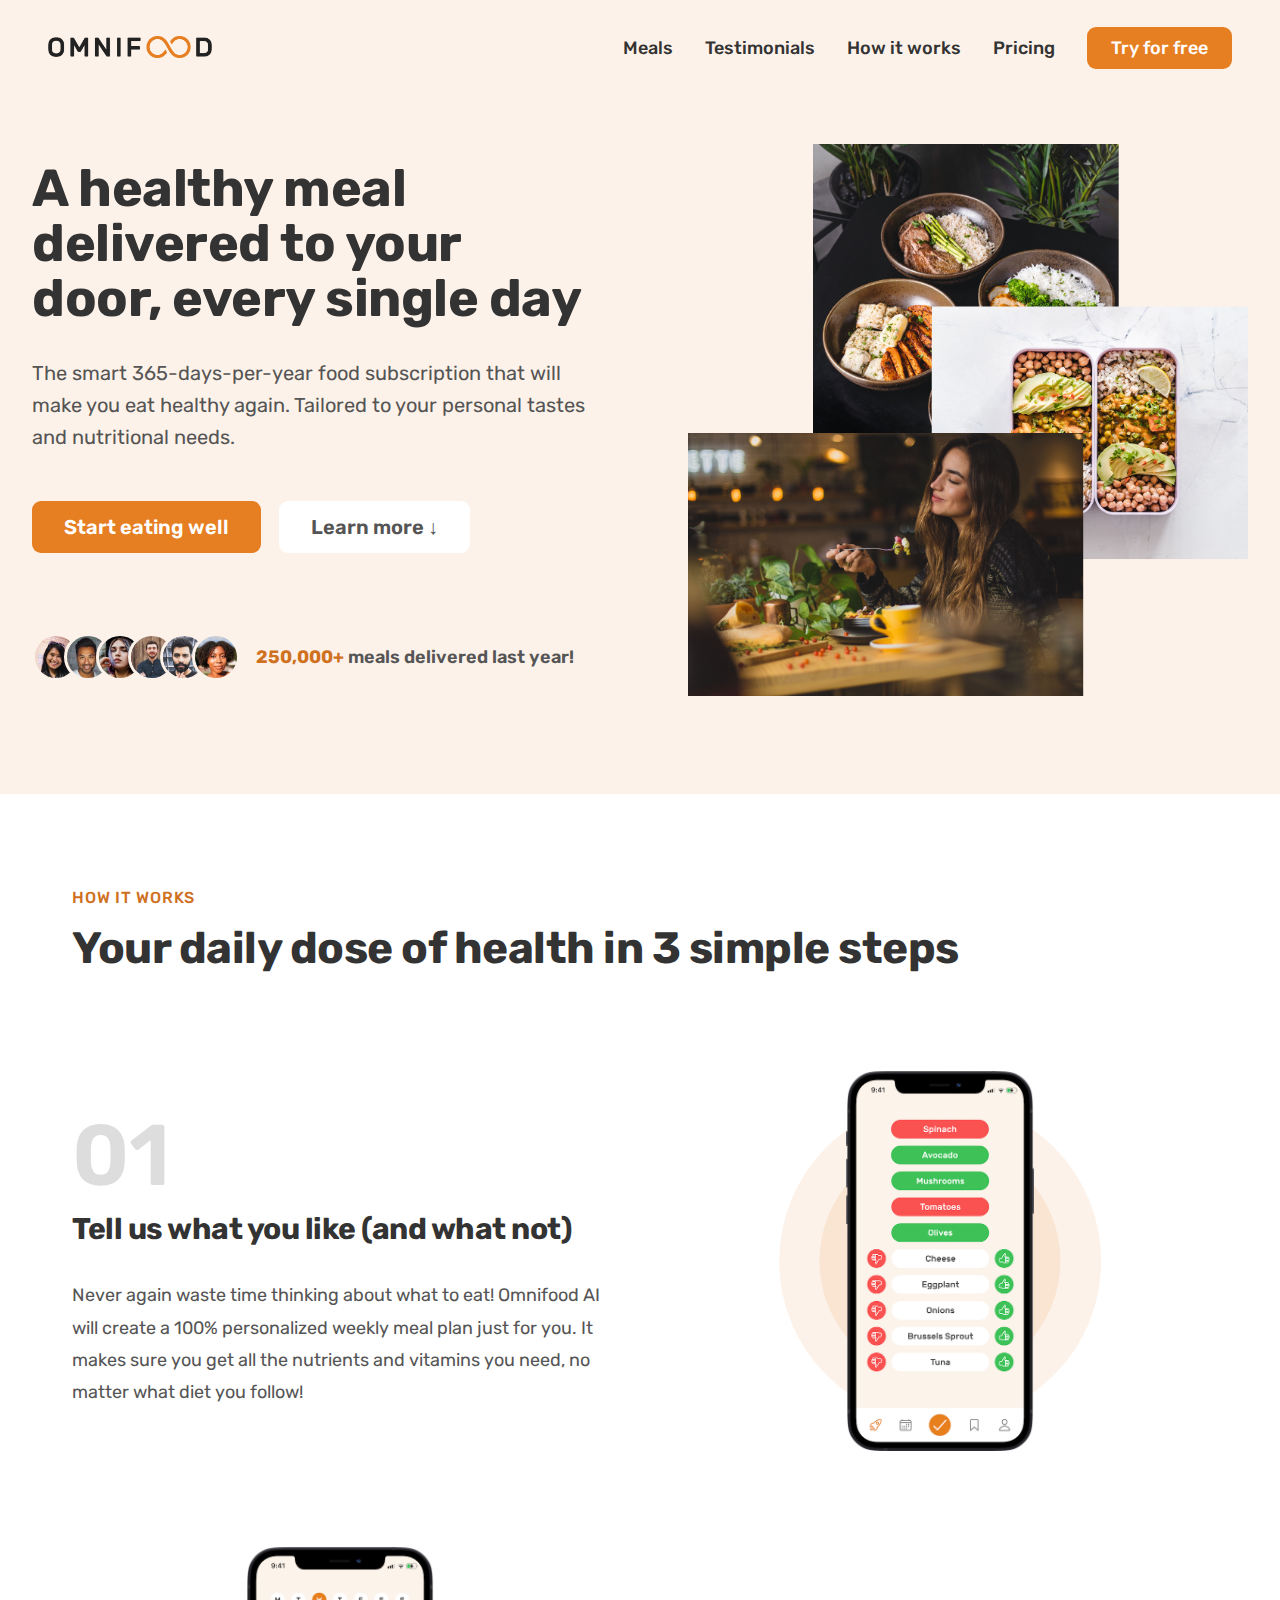
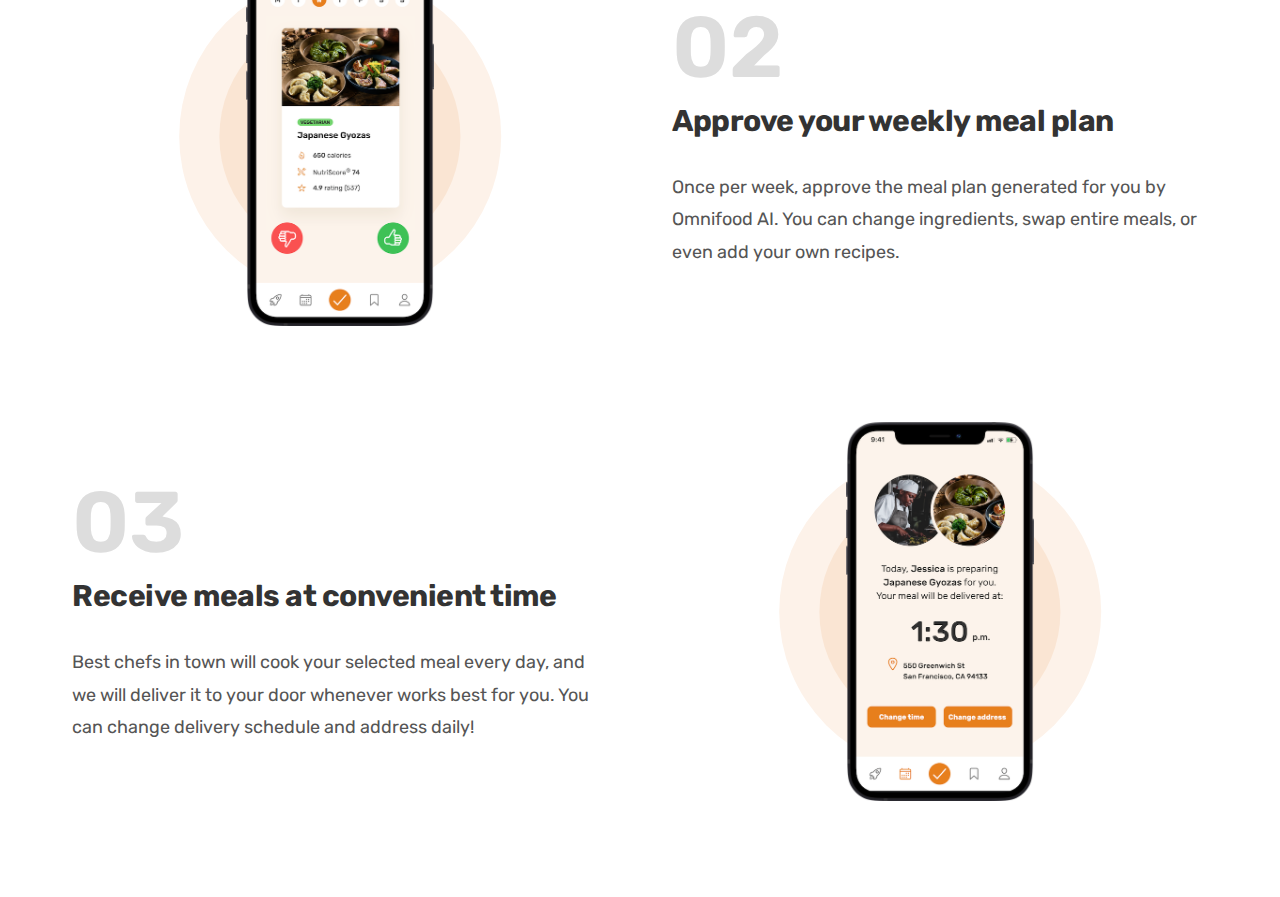
<file: index.html>
<!DOCTYPE html>
<html lang="en">

<head>
  <meta charset="UTF-8">
  <meta http-equiv="X-UA-Compatible" content="IE=edge">
  <meta name="viewport" content="width=device-width, initial-scale=1.0">

  <!-- Google Font -->
  <link rel="preconnect" href="https://fonts.gstatic.com" />
  <link href="https://fonts.googleapis.com/css2?family=Rubik:wght@400;500;600;700&display=swap" rel="stylesheet" />
  <!-- CSS Links -->
  <link rel="stylesheet" href="css/general.css">
  <link rel="stylesheet" href="css/costum.css">

  <title>Omnifood Ushtrime</title>

</head>

<body>
  <!-- Header -->
  <header class="header">
    <a href="#">
      <img class="logo" src="/img/omnifood-logo.png" alt="Omnifood logo">
    </a>
    <nav class="main-nav">
      <ul class="main-nav-list">
        <li><a class="main-nav-link" href="#">Meals</a></li>
        <li><a class="main-nav-link" href="#">Testimonials</a></li>
        <li><a class="main-nav-link" href="#">How it works</a></li>
        <li><a class="main-nav-link" href="#">Pricing</a></li>
        <li><a class="main-nav-link nav-cta" href="#">Try for free</a></li>
      </ul>
    </nav>
  </header>

  <!-- Hero Section -->
  <main>
    <section class="section-hero">
      <div class="hero">
        <div class="hero-text-box">
          <h1 class="heading-primary">
            A healthy meal delivered to your door, every single day
          </h1>
          <p class="hero-description">
            The smart 365-days-per-year food subscription that will make you
            eat healthy again. Tailored to your personal tastes and
            nutritional needs.
          </p>
          <a href="#" class="btn btn--full margin-right-sm">Start eating well</a>
          <a href="#" class="btn btn--outline">Learn more &darr;</a>
          <div class="delivered-meals">
            <div class="delivered-imgs">
              <img src="img/customers/customer-1.jpg" alt="Customer photo" />
              <img src="img/customers/customer-2.jpg" alt="Customer photo" />
              <img src="img/customers/customer-3.jpg" alt="Customer photo" />
              <img src="img/customers/customer-4.jpg" alt="Customer photo" />
              <img src="img/customers/customer-5.jpg" alt="Customer photo" />
              <img src="img/customers/customer-6.jpg" alt="Customer photo" />
            </div>
            <p class="delivered-text">
              <span>250,000+</span> meals delivered last year!
            </p>
          </div>
        </div>
        <div class="hero-img-box">
          <img src="img/hero.png" class="hero-img"
            alt="Woman enjoying food, meals in storage container, and food bowls on a table" />
        </div>
      </div>
    </section>

    <!-- Features Section -->
    <section class="section-how">
      <div class="container">
        <span class="subheading">How it works</span>
        <h2 class="heading-secondary">
          Your daily dose of health in 3 simple steps
        </h2>
      </div>
      
      <div class="container grid grid--2-cols grid--center-v">
        <!-- STEP 01 -->
        <div class="step-text-box">
          <p class="step-number">01</p>
          <h3 class="heading-tertiary">
            Tell us what you like (and what not)
          </h3>
          <p class="step-description">
            Never again waste time thinking about what to eat! Omnifood AI
            will create a 100% personalized weekly meal plan just for you. It
            makes sure you get all the nutrients and vitamins you need, no
            matter what diet you follow!
          </p>
        </div>
        <div class="step-img-box">
          <img src="img/app/app-screen-1.png" class="step-img" alt="iPhone app
              preferences selection screen" />
        </div>

        <!-- STEP 02 -->
        <div class="step-img-box">
          <img src="img/app/app-screen-2.png" class="step-img" alt="iPhone app
              meal approving plan screen" />
        </div>
        <div class="step-text-box">
          <p class="step-number">02</p>
          <h3 class="heading-tertiary">Approve your weekly meal plan</h3>
          <p class="step-description">
            Once per week, approve the meal plan generated for you by Omnifood
            AI. You can change ingredients, swap entire meals, or even add
            your own recipes.
          </p>
        </div>

        <!-- STEP 03 -->
        <div class="step-text-box">
          <p class="step-number">03</p>
          <h3 class="heading-tertiary">Receive meals at convenient time</h3>
          <p class="step-description">
            Best chefs in town will cook your selected meal every day, and we
            will deliver it to your door whenever works best for you. You can
            change delivery schedule and address daily!
          </p>
        </div>
        <div class="step-img-box">
          <img src="img/app/app-screen-3.png" class="step-img" alt="iPhone app
              delivery screen" />
        </div>
      </div>
    </section>



</body>

</html>
</file>
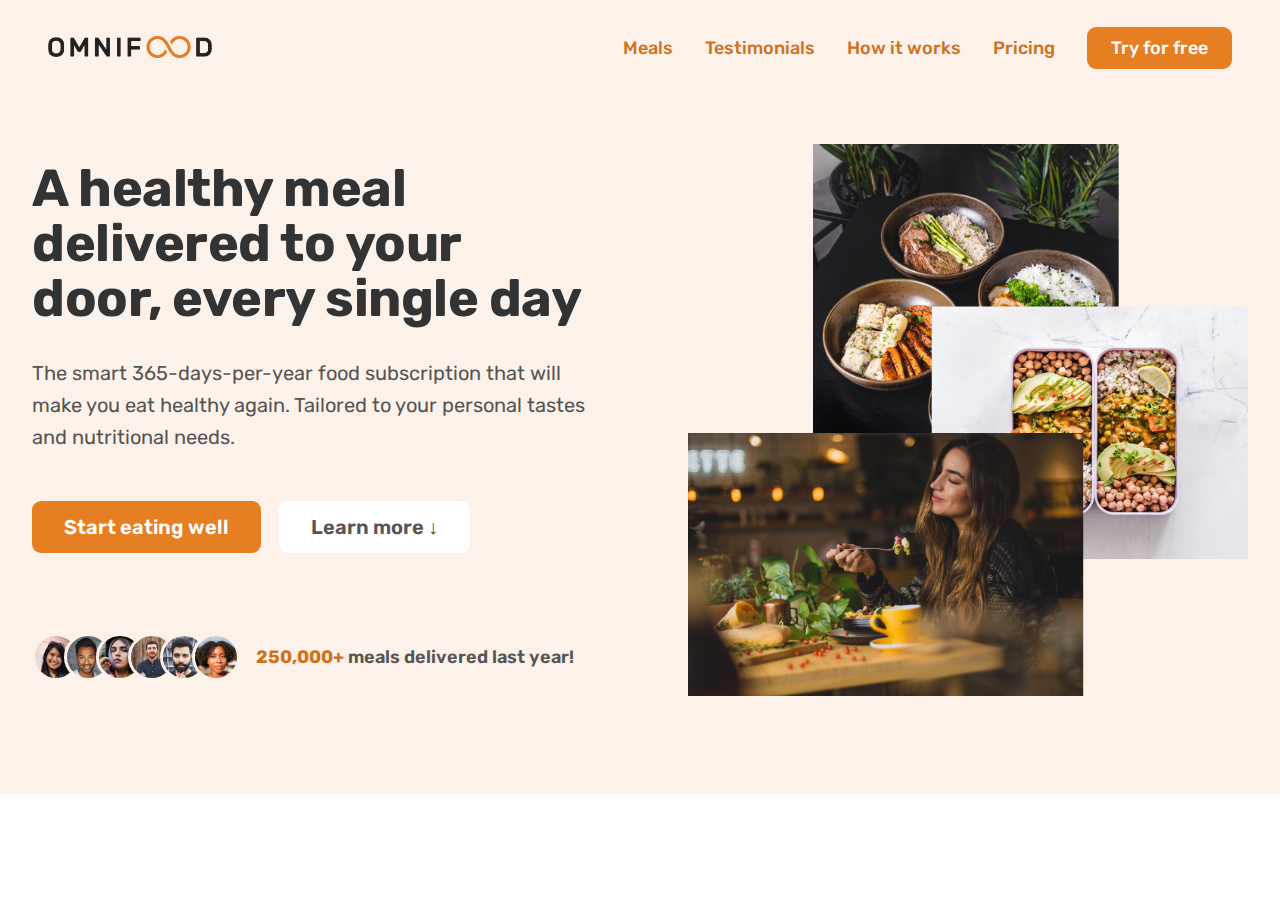
<file: content/index.html>
<!DOCTYPE html>
<html lang="en">
<head>
    <meta charset="UTF-8">
    <meta http-equiv="X-UA-Compatible" content="IE=edge">
    <meta name="viewport" content="width=device-width, initial-scale=1.0">

    <!-- Google Font -->
    <link rel="preconnect" href="https://fonts.gstatic.com" />
    <link
      href="https://fonts.googleapis.com/css2?family=Rubik:wght@400;500;600;700&display=swap"
      rel="stylesheet"
    />
    <!-- CSS Links -->
    <link rel="stylesheet" href="css/general.css">
    <link rel="stylesheet" href="css/costum.css">

    <title>Omnifood Ushtrime</title>

</head>
<body>
    <!-- Header -->
    <header class="header">
        <a href="#">
            <img class="logo" src="/img/omnifood-logo.png" alt="Omnifood logo">
        </a>
    <nav class="main-nav">
        <ul class="main-nav-list">
            <li><a class="main-nav-link" href="#">Meals</a></li>
            <li><a class="main-nav-link" href="#">Testimonials</a></li>
            <li><a class="main-nav-link" href="#">How it works</a></li>
            <li><a class="main-nav-link" href="#">Pricing</a></li>
            <li><a class="main-nav-link nav-cta" href="#">Try for free</a></li>
        </ul>
    </nav>
    </header>

    <!-- Hero Section -->
    <main>
        <section class="section-hero">
          <div class="hero">
            <div class="hero-text-box">
              <h1 class="heading-primary">
                A healthy meal delivered to your door, every single day
              </h1>
              <p class="hero-description">
                The smart 365-days-per-year food subscription that will make you
                eat healthy again. Tailored to your personal tastes and
                nutritional needs.
              </p>
              <a href="#" class="btn btn--full margin-right-sm"
                >Start eating well</a
              >
              <a href="#" class="btn btn--outline">Learn more &darr;</a>
              <div class="delivered-meals">
                <div class="delivered-imgs">
                  <img src="img/customers/customer-1.jpg" alt="Customer photo" />
                  <img src="img/customers/customer-2.jpg" alt="Customer photo" />
                  <img src="img/customers/customer-3.jpg" alt="Customer photo" />
                  <img src="img/customers/customer-4.jpg" alt="Customer photo" />
                  <img src="img/customers/customer-5.jpg" alt="Customer photo" />
                  <img src="img/customers/customer-6.jpg" alt="Customer photo" />
                </div>
                <p class="delivered-text">
                  <span>250,000+</span> meals delivered last year!
                </p>
              </div>
            </div>
            <div class="hero-img-box">
              <img
                src="img/hero.png"
                class="hero-img"
                alt="Woman enjoying food, meals in storage container, and food bowls on a table"
              />
            </div>
          </div>
        </section>



</body>
</html>
</file>
<file: css/general.css>
/*
--- 01 TYPOGRAPHY SYSTEM

- Font sizes (px)
10 / 12 / 14 / 16 / 18 / 20 / 24 / 30 / 36 / 44 / 52 / 62 / 74 / 86 / 98

- Font weights
Default: 400
Medium: 500
Semi-bold: 600
Bold: 700

- Line heights
Default: 1
Small: 1.05
Medium: 1.2
Paragraph default: 1.6

- Letter spacing
-0.5px
0.75px

--- 02 COLORS

- Primary: #e67e22
- Tints:
#fdf2e9
#fae5d3
#eb984e

- Shades: 
#cf711f
#45260a

- Accents:
- Greys

#888
#767676 (lightest grey allowed on #fff)
#6f6f6f (lightest grey allowed on #fdf2e9)
#555
#333

--- 05 SHADOWS

0 2.4rem 4.8rem rgba(0, 0, 0, 0.075);

--- 06 BORDER-RADIUS

Default: 9px
Medium: 11px

--- 07 WHITESPACE

- Spacing system (px)
2 / 4 / 8 / 12 / 16 / 24 / 32 / 48 / 64 / 80 / 96 / 128
*/

* {
  padding: 0;
  margin: 0;
  box-sizing: border-box;
}

html {
  /* font-size: 10px; */
  /* 10px / 16px = 0.625 = 62.5% */
  /* Percentage of user's browser font-size setting */
  font-size: 62.5%;
}

body {
  font-family: "Rubik", sans-serif;
  line-height: 1;
  font-weight: 400;
  color: #555;
}

/**************************/
/* GENRAL REUSABLE COMPONENTS */
/**************************/

.container {
  /* 1140px */
  max-width: 120rem;
  padding: 0 3.2rem;
  margin: 0 auto;
}

.grid {
  display: grid;
  column-gap: 6.4rem;
  row-gap: 9.6rem;

  /* margin-bottom: 9.6rem; */
}

/* .grid:last-child {
  margin-bottom: 0;
} */

.grid:not(:last-child) {
  margin-bottom: 9.6rem;
}

.grid--2-cols {
  grid-template-columns: repeat(2, 1fr);
}

.grid--3-cols {
  grid-template-columns: repeat(3, 1fr);
}

.grid--4-cols {
  grid-template-columns: repeat(4, 1fr);
}

.grid--5-cols {
  grid-template-columns: repeat(5, 1fr);
}

.grid--center-v {
  align-items: center;
}

.heading-primary,
.heading-secondary,
.heading-tertiary {
  font-weight: 700;
  color: #333;
  /* color: #45260a; */
  /* color: #343a40; */
  letter-spacing: -0.5px;
}

.heading-primary {
  font-size: 5.2rem;
  line-height: 1.05;
  margin-bottom: 3.2rem;
}

.heading-secondary {
  font-size: 4.4rem;
  line-height: 1.2;
  margin-bottom: 9.6rem;
}

.heading-tertiary {
  font-size: 3rem;
  line-height: 1.2;
  margin-bottom: 3.2rem;
}

.subheading {
  display: block;
  font-size: 1.6rem;
  font-weight: 500;
  color: #cf711f;
  text-transform: uppercase;
  margin-bottom: 1.6rem;
  letter-spacing: 0.75px;
}

.btn,
.btn:link,
.btn:visited {
  display: inline-block;

  text-decoration: none;
  font-size: 2rem;
  font-weight: 600;
  padding: 1.6rem 3.2rem;
  border-radius: 9px;

  /* Only necessary for .btn */
  border: none;
  cursor: pointer;
  font-family: inherit;

  /* Put transition on original "state" */
  /* transition: background-color 0.3s; */
  transition: all 0.3s;
}

.btn--full:link,
.btn--full:visited {
  background-color: #e67e22;
  color: #fff;
}

.btn--full:hover,
.btn--full:active {
  background-color: #cf711f;
}

.btn--outline:link,
.btn--outline:visited {
  background-color: #fff;
  color: #555;
}

.btn--outline:hover,
.btn--outline:active {
  background-color: #fdf2e9;

  /* border: 3px solid #fff; */

  /* Trick to add border inside */
  box-shadow: inset 0 0 0 3px #fff;
}

.btn--form {
  background-color: #45260a;
  color: #fdf2e9;
  align-self: end;
  padding: 1.2rem;
}

.btn--form:hover {
  background-color: #fff;
  color: #555;
}

.link:link,
.link:visited {
  display: inline-block;
  color: #e67e22;
  text-decoration: none;
  border-bottom: 1px solid currentColor;
  padding-bottom: 2px;
  transition: all 0.3s;
}

.link:hover,
.link:active {
  color: #cf711f;
  border-bottom: 1px solid transparent;
}

.list {
  list-style: none;
  display: flex;
  flex-direction: column;
  gap: 1.6rem;
}

.list-item {
  font-size: 1.8rem;
  display: flex;
  align-items: center;
  gap: 1.6rem;
}

.list-icon {
  width: 3rem;
  height: 3rem;
  color: #e67e22;
}

*:focus {
  outline: none;
  /* outline: 4px dotted #e67e22; */
  /* outline-offset: 8px; */
  box-shadow: 0 0 0 0.8rem rgba(230, 125, 34, 0.5);
}

/* HELPER/SETTINGS CLASSES */
.margin-right-sm {
  margin-right: 1.6rem !important;
}

.margin-bottom-md {
  margin-bottom: 4.8rem !important;
}

.center-text {
  text-align: center;
}

strong {
  font-weight: 500;
}
</file>
<file: css/costum.css>
/**************************/
/* HEADER */
/**************************/

.header {
  display: flex;
  justify-content: space-between;
  align-items: center;
  background-color: #fdf2e9;

  /* Because we want header to be sticky later */
  height: 9.6rem;
  padding: 0 4.8rem;
}

.logo {
  height: 2.2rem;
}

/**************************/
/* NAVIGATION */
/**************************/

.main-nav-list {
  list-style: none;
  display: flex;
  align-items: center;
  gap: 3.2rem;
}

.main-nav-link:link,
.main-nav-link:visited {
  display: inline-block;
  text-decoration: none;
  color: #333;
  font-weight: 500;
  font-size: 1.8rem;
  transition: all 0.3s;
}

.main-nav-link:hover,
.main-nav-link:active {
  color: #cf711f;
}

.main-nav-link.nav-cta:link,
.main-nav-link.nav-cta:visited {
  padding: 1.2rem 2.4rem;
  border-radius: 9px;
  color: #fff;
  background-color: #e67e22;
}

.main-nav-link.nav-cta:hover,
.main-nav-link.nav-cta:active {
  background-color: #cf711f;
}

/**************************/
/* HERO SECTION */
/**************************/

.section-hero {
  background-color: #fdf2e9;
  padding: 4.8rem 0 9.6rem 0;
}

.hero {
  max-width: 130rem;
  margin: 0 auto;
  padding: 0 3.2rem;
  display: grid;
  grid-template-columns: 1fr 1fr;
  gap: 9.6rem;
  align-items: center;
}

.hero-description {
  font-size: 2rem;
  line-height: 1.6;
  margin-bottom: 4.8rem;
}

.hero-img {
  width: 100%;
}

.delivered-meals {
  display: flex;
  align-items: center;
  gap: 1.6rem;
  margin-top: 8rem;
}

.delivered-imgs {
  display: flex;
}

.delivered-imgs img {
  height: 4.8rem;
  width: 4.8rem;
  border-radius: 50%;
  margin-right: -1.6rem;
  border: 3px solid #fdf2e9;
}

.delivered-imgs img:last-child {
  margin: 0;
}

.delivered-text {
  font-size: 1.8rem;
  font-weight: 600;
}

.delivered-text span {
  color: #cf711f;
  font-weight: 700;
}

/**************************/
/* FEATURED IN SECTION */
/**************************/

.section-featured {
  padding: 4.8rem 0 3.2rem 0;
}

.heading-featured-in {
  font-size: 1.4rem;
  text-transform: uppercase;
  letter-spacing: 0.75px;
  font-weight: 500;
  text-align: center;
  margin-bottom: 2.4rem;
  color: #888;
}

.logos {
  display: flex;
  justify-content: space-around;
}

.logos img {
  height: 3.2rem;
  filter: brightness(0);
  opacity: 50%;
}

/**************************/
/* HOW IT WORKS SECTION */
/**************************/

.section-how {
  padding: 9.6rem 0;
}

.step-number {
  font-size: 8.6rem;
  font-weight: 600;
  color: #ddd;
  margin-bottom: 1.2rem;
}

.step-description {
  font-size: 1.8rem;
  line-height: 1.8;
}

.step-img-box {
  position: relative;

  display: flex;
  align-items: center;
  justify-content: center;
}

.step-img-box::before,
.step-img-box::after {
  content: "";
  display: block;
  border-radius: 50%;
  position: absolute;
  top: 50%;
  left: 50%;
  transform: translate(-50%, -50%);
}

.step-img-box::before {
  width: 60%;
  /* height: 60%; */

  /* 60% of parent's width */
  padding-bottom: 60%;

  background-color: #fdf2e9;
  z-index: -2;
}

.step-img-box::after {
  width: 45%;
  padding-bottom: 45%;
  background-color: #fae5d3;
  z-index: -1;
}

.step-img {
  width: 35%;
  /* z-index: 10; */
}
</file>
<file: content/css/general.css>
/*
--- 01 TYPOGRAPHY SYSTEM

- Font sizes (px)
10 / 12 / 14 / 16 / 18 / 20 / 24 / 30 / 36 / 44 / 52 / 62 / 74 / 86 / 98

- Font weights
Default: 400
Medium: 500
Semi-bold: 600
Bold: 700

- Line heights
Default: 1
Small: 1.05
Medium: 1.2
Paragraph default: 1.6

- Letter spacing
-0.5px
0.75px

--- 02 COLORS

- Primary: #e67e22
- Tints:
#fdf2e9
#fae5d3
#eb984e

- Shades: 
#cf711f
#45260a

- Accents:
- Greys

#888
#767676 (lightest grey allowed on #fff)
#6f6f6f (lightest grey allowed on #fdf2e9)
#555
#333

--- 05 SHADOWS

0 2.4rem 4.8rem rgba(0, 0, 0, 0.075);

--- 06 BORDER-RADIUS

Default: 9px
Medium: 11px

--- 07 WHITESPACE

- Spacing system (px)
2 / 4 / 8 / 12 / 16 / 24 / 32 / 48 / 64 / 80 / 96 / 128
*/

* {
  padding: 0;
  margin: 0;
  box-sizing: border-box;
}

html {
  /* font-size: 10px; */
  /* 10px / 16px = 0.625 = 62.5% */
  /* Percentage of user's browser font-size setting */
  font-size: 62.5%;
}

body {
  font-family: "Rubik", sans-serif;
  line-height: 1;
  font-weight: 400;
  color: #555;
}

/**************************/
/* GENRAL REUSABLE COMPONENTS */
/**************************/

.container {
  /* 1140px */
  max-width: 120rem;
  padding: 0 3.2rem;
  margin: 0 auto;
}

.grid {
  display: grid;
  column-gap: 6.4rem;
  row-gap: 9.6rem;

  /* margin-bottom: 9.6rem; */
}

/* .grid:last-child {
  margin-bottom: 0;
} */

.grid:not(:last-child) {
  margin-bottom: 9.6rem;
}

.grid--2-cols {
  grid-template-columns: repeat(2, 1fr);
}

.grid--3-cols {
  grid-template-columns: repeat(3, 1fr);
}

.grid--4-cols {
  grid-template-columns: repeat(4, 1fr);
}

.grid--5-cols {
  grid-template-columns: repeat(5, 1fr);
}

.grid--center-v {
  align-items: center;
}

.heading-primary,
.heading-secondary,
.heading-tertiary {
  font-weight: 700;
  color: #333;
  /* color: #45260a; */
  /* color: #343a40; */
  letter-spacing: -0.5px;
}

.heading-primary {
  font-size: 5.2rem;
  line-height: 1.05;
  margin-bottom: 3.2rem;
}

.heading-secondary {
  font-size: 4.4rem;
  line-height: 1.2;
  margin-bottom: 9.6rem;
}

.heading-tertiary {
  font-size: 3rem;
  line-height: 1.2;
  margin-bottom: 3.2rem;
}

.subheading {
  display: block;
  font-size: 1.6rem;
  font-weight: 500;
  color: #cf711f;
  text-transform: uppercase;
  margin-bottom: 1.6rem;
  letter-spacing: 0.75px;
}

.btn,
.btn:link,
.btn:visited {
  display: inline-block;

  text-decoration: none;
  font-size: 2rem;
  font-weight: 600;
  padding: 1.6rem 3.2rem;
  border-radius: 9px;

  /* Only necessary for .btn */
  border: none;
  cursor: pointer;
  font-family: inherit;

  /* Put transition on original "state" */
  /* transition: background-color 0.3s; */
  transition: all 0.3s;
}

.btn--full:link,
.btn--full:visited {
  background-color: #e67e22;
  color: #fff;
}

.btn--full:hover,
.btn--full:active {
  background-color: #cf711f;
}

.btn--outline:link,
.btn--outline:visited {
  background-color: #fff;
  color: #555;
}

.btn--outline:hover,
.btn--outline:active {
  background-color: #fdf2e9;

  /* border: 3px solid #fff; */

  /* Trick to add border inside */
  box-shadow: inset 0 0 0 3px #fff;
}

.btn--form {
  background-color: #45260a;
  color: #fdf2e9;
  align-self: end;
  padding: 1.2rem;
}

.btn--form:hover {
  background-color: #fff;
  color: #555;
}

.link:link,
.link:visited {
  display: inline-block;
  color: #e67e22;
  text-decoration: none;
  border-bottom: 1px solid currentColor;
  padding-bottom: 2px;
  transition: all 0.3s;
}

.link:hover,
.link:active {
  color: #cf711f;
  border-bottom: 1px solid transparent;
}

.list {
  list-style: none;
  display: flex;
  flex-direction: column;
  gap: 1.6rem;
}

.list-item {
  font-size: 1.8rem;
  display: flex;
  align-items: center;
  gap: 1.6rem;
}

.list-icon {
  width: 3rem;
  height: 3rem;
  color: #e67e22;
}

*:focus {
  outline: none;
  /* outline: 4px dotted #e67e22; */
  /* outline-offset: 8px; */
  box-shadow: 0 0 0 0.8rem rgba(230, 125, 34, 0.5);
}

/* HELPER/SETTINGS CLASSES */
.margin-right-sm {
  margin-right: 1.6rem !important;
}

.margin-bottom-md {
  margin-bottom: 4.8rem !important;
}

.center-text {
  text-align: center;
}

strong {
  font-weight: 500;
}
</file>
<file: content/css/costum.css>
.header{
    display: flex;
    justify-content: space-between;
    align-items: center;
    background-color: #fdf2e9;

    height: 9.6rem;
    padding: 0 4.8rem;
}
.logo{
    height: 2.2rem;
}

/* NAVIGATION */

.header {
    display: flex;
    justify-content: space-between;
    align-items: center;
    background-color: #fdf2e9;
  
    /* Because we want header to be sticky later */
    height: 9.6rem;
    padding: 0 4.8rem;
  }
  
  .logo {
    height: 2.2rem;
  }
  
  /**************************/
  /* NAVIGATION */
  /**************************/
  
  .main-nav-list {
    list-style: none;
    display: flex;
    align-items: center;
    gap: 3.2rem;

  }
  
  .main-nav-link:link,
  .main-nav-link:visited {
    display: inline-block;
    text-decoration: none;
    color: #333;
    font-weight: 500;
    font-size: 1.8rem;
    transition: all 0.3s;

    color: #cf711f;
  }
  
  .main-nav-link:hover,
  .main-nav-link:active {
    color: #cf711f;
  }
  
  .main-nav-link.nav-cta:link,
  .main-nav-link.nav-cta:visited {
    padding: 1.2rem 2.4rem;
    border-radius: 9px;
    color: #fff;
    background-color: #e67e22;
  }
  
  .main-nav-link.nav-cta:hover,
  .main-nav-link.nav-cta:active {
    background-color: #cf711f;
  }

  /* HERO SECTION */

  .section-hero {
    background-color: #fdf2e9;
    padding: 4.8rem 0 9.6rem 0;
  }
  
  .hero {
    max-width: 130rem;
    margin: 0 auto;
    padding: 0 3.2rem;
    display: grid;
    grid-template-columns: 1fr 1fr;
    gap: 9.6rem;
    align-items: center;
  }
  
  .hero-description {
    font-size: 2rem;
    line-height: 1.6;
    margin-bottom: 4.8rem;
  }
  
  .hero-img {
    width: 100%;
  }
  
  .delivered-meals {
    display: flex;
    align-items: center;
    gap: 1.6rem;
    margin-top: 8rem;
  }
  
  .delivered-imgs {
    display: flex;
  }
  
  .delivered-imgs img {
    height: 4.8rem;
    width: 4.8rem;
    border-radius: 50%;
    margin-right: -1.6rem;
    border: 3px solid #fdf2e9;
  }
  
  .delivered-imgs img:last-child {
    margin: 0;
  }
  
  .delivered-text {
    font-size: 1.8rem;
    font-weight: 600;
  }
  
  .delivered-text span {
    color: #cf711f;
    font-weight: 700;
  }
</file>
